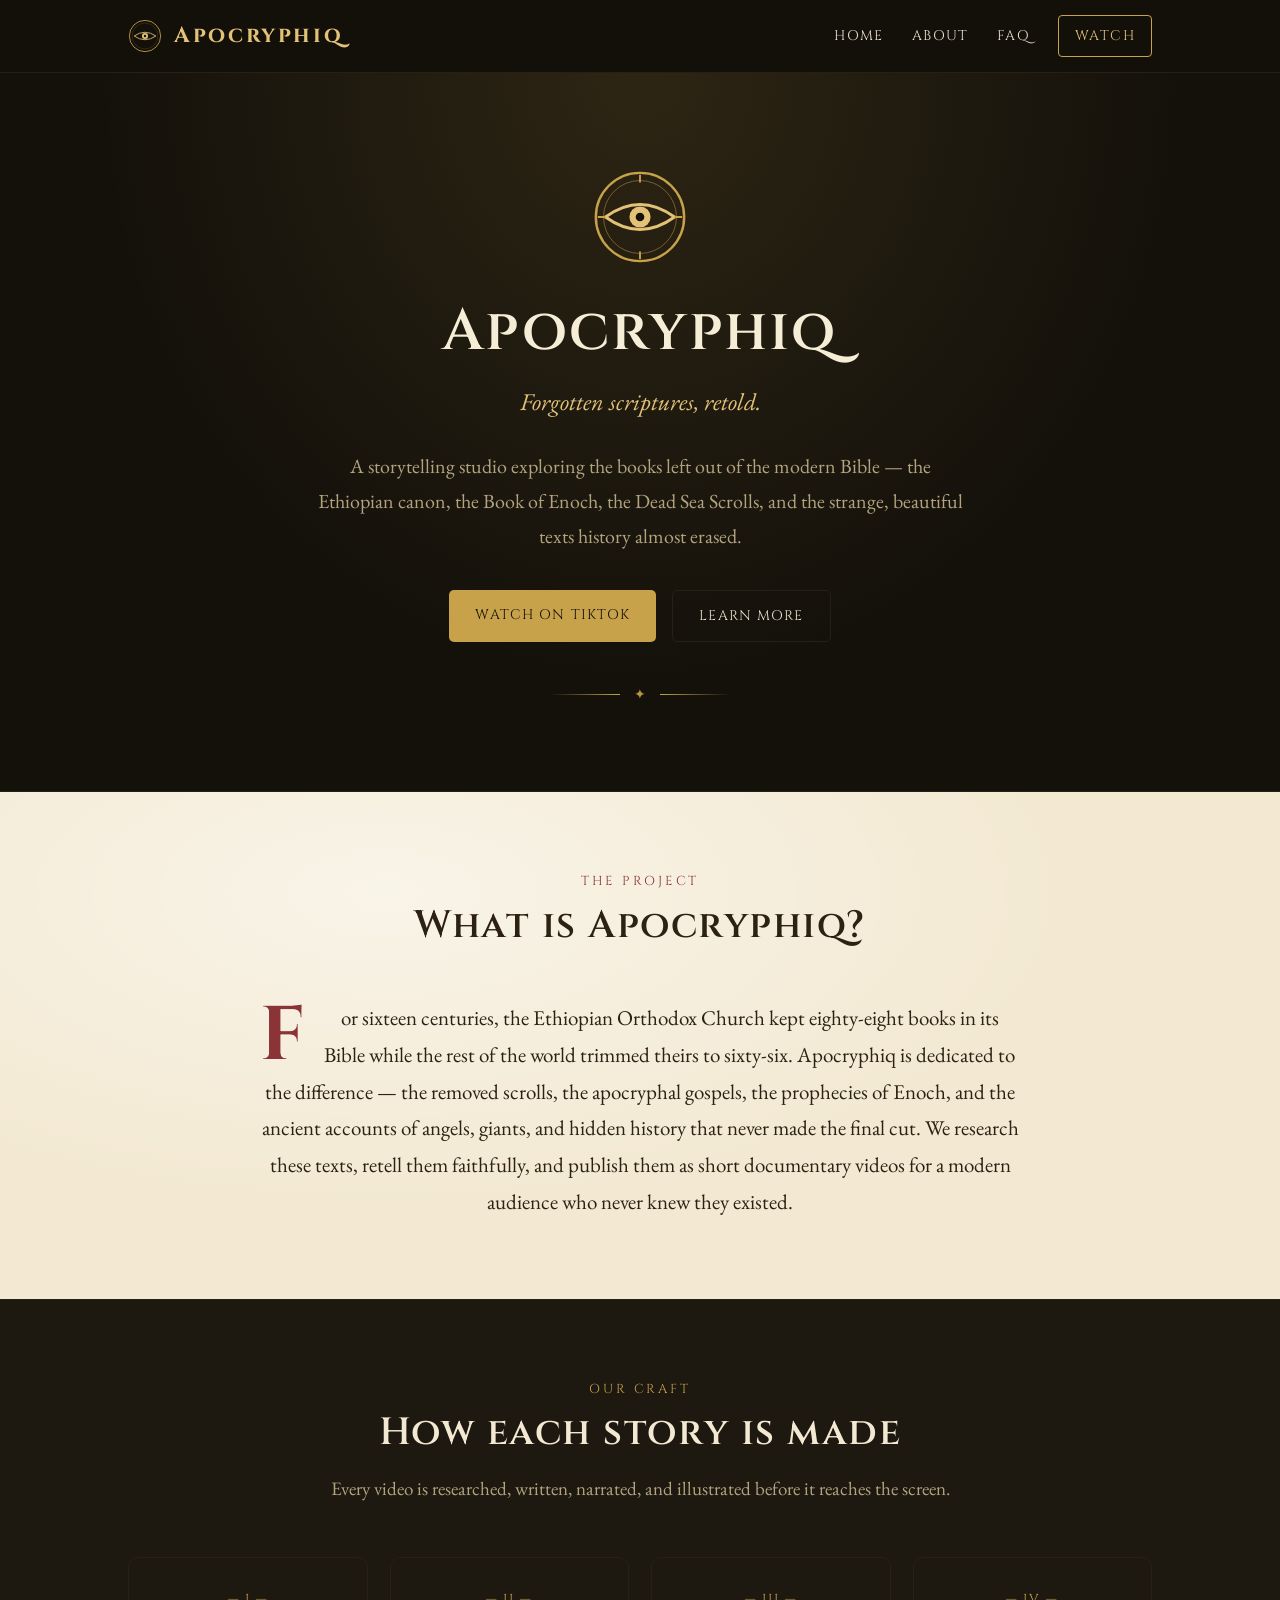
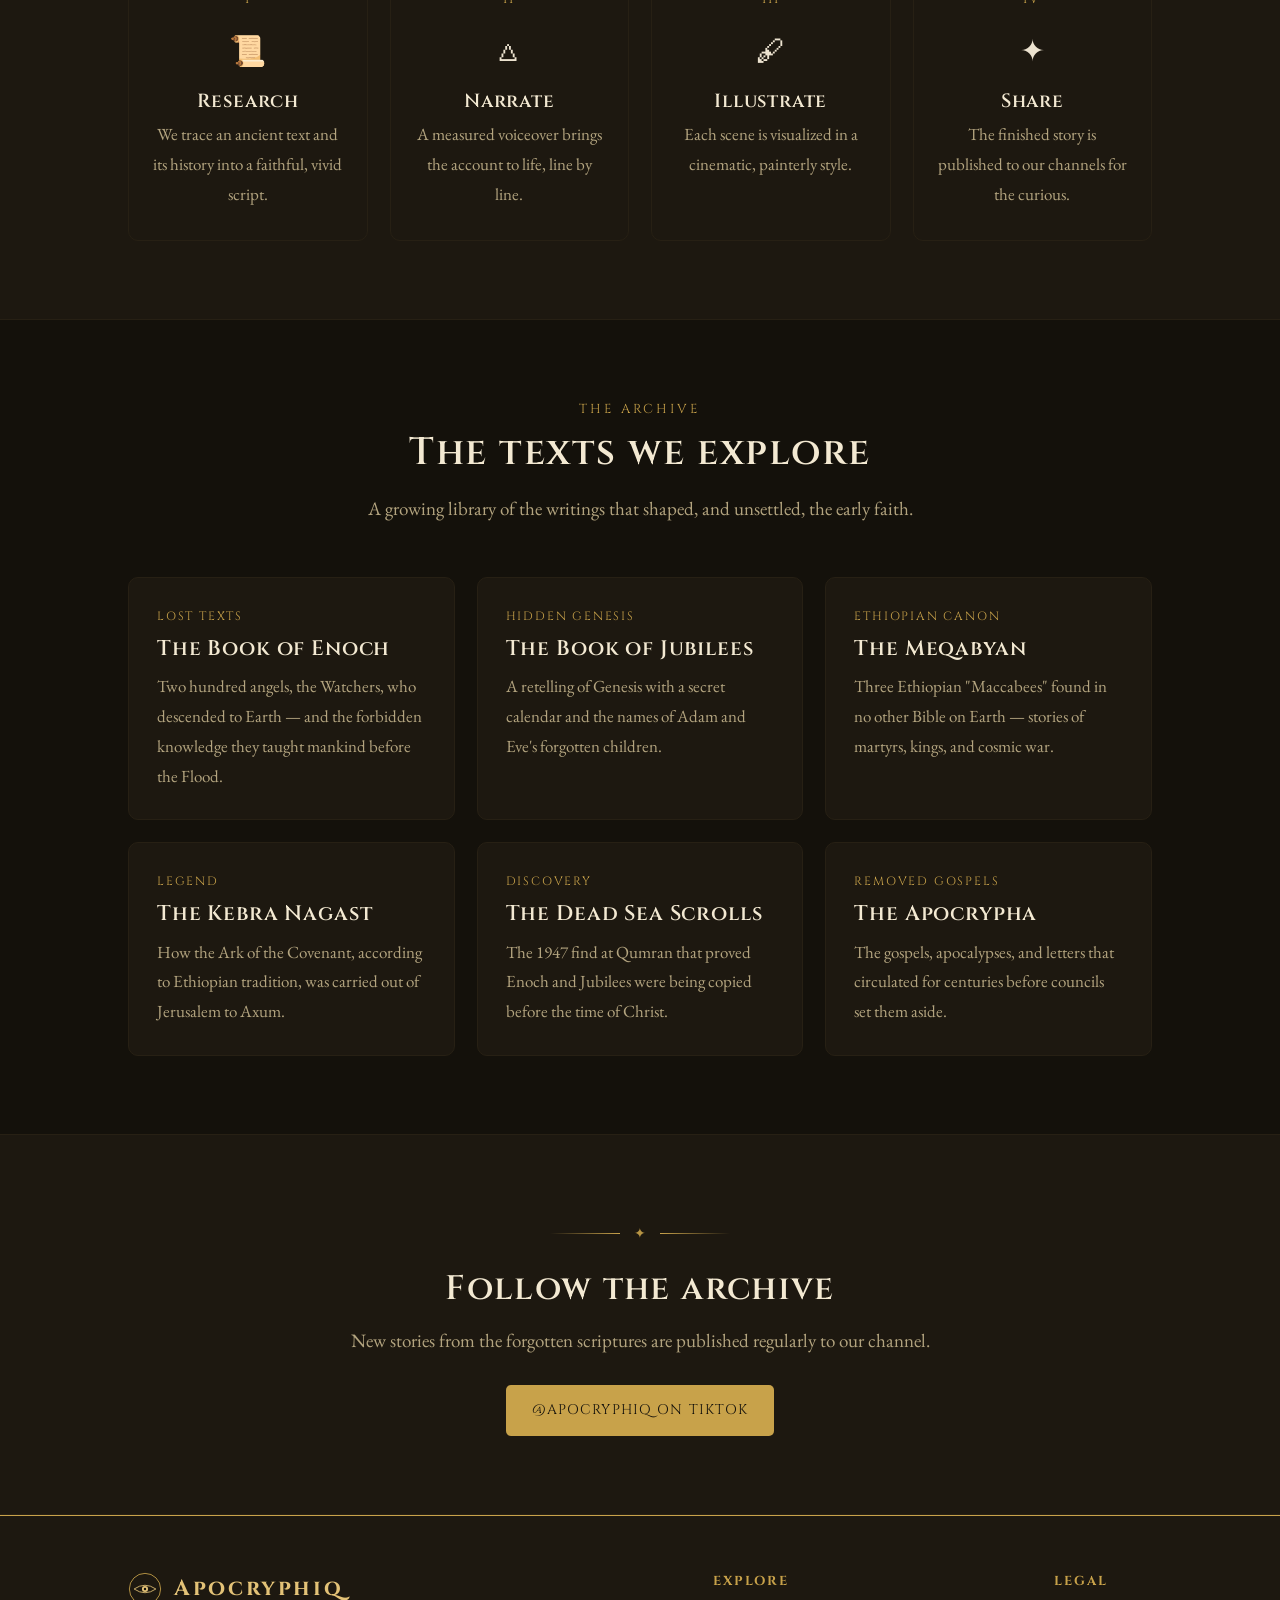
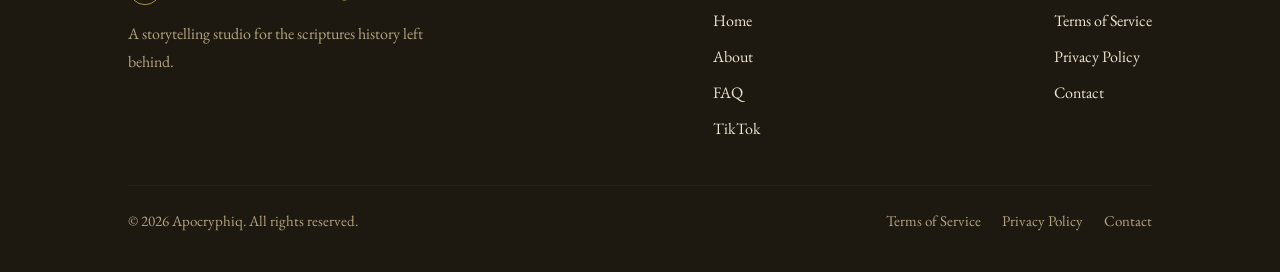
<file: index.html>
<!DOCTYPE html>
<html lang="en">
<head>
<meta charset="UTF-8">
<meta name="viewport" content="width=device-width, initial-scale=1.0">
<title>Apocryphiq — Forgotten Scriptures, Retold</title>
<meta name="description" content="Apocryphiq researches, narrates, and shares short documentary videos about the Ethiopian Bible, the Book of Enoch, the Dead Sea Scrolls, and other ancient texts left out of the modern canon.">
<link rel="preconnect" href="https://fonts.googleapis.com">
<link rel="preconnect" href="https://fonts.gstatic.com" crossorigin>
<link href="https://fonts.googleapis.com/css2?family=Cinzel:wght@500;600;700&family=EB+Garamond:ital,wght@0,400;0,500;1,400&display=swap" rel="stylesheet">
<link rel="stylesheet" href="styles.css">
</head>
<body>

<!-- ── Top navigation ─────────────────────────────────── -->
<header class="topbar">
  <div class="wrap">
    <a class="brand" href="index.html">
      <svg class="mark" viewBox="0 0 100 100" fill="none" xmlns="http://www.w3.org/2000/svg" aria-hidden="true">
        <circle cx="50" cy="50" r="46" stroke="#c8a24a" stroke-width="2.5"/>
        <circle cx="50" cy="50" r="38" stroke="#c8a24a" stroke-width="1" opacity="0.5"/>
        <path d="M18 50 Q50 28 82 50 Q50 72 18 50 Z" stroke="#e3c277" stroke-width="2.5" fill="none"/>
        <circle cx="50" cy="50" r="9" fill="#e3c277"/>
        <circle cx="50" cy="50" r="3.5" fill="#14110b"/>
      </svg>
      Apocryphiq
    </a>
    <nav class="nav">
      <a href="index.html">Home</a>
      <a href="about.html">About</a>
      <a href="faq.html">FAQ</a>
      <a class="cta" href="https://www.tiktok.com/@apocryphiq" target="_blank" rel="noopener">Watch</a>
    </nav>
  </div>
</header>

<!-- ── Hero ───────────────────────────────────────────── -->
<section class="hero">
  <div class="wrap">
    <svg class="emblem" viewBox="0 0 100 100" fill="none" xmlns="http://www.w3.org/2000/svg" aria-hidden="true">
      <circle cx="50" cy="50" r="46" stroke="#c8a24a" stroke-width="2.5"/>
      <circle cx="50" cy="50" r="38" stroke="#c8a24a" stroke-width="1" opacity="0.5"/>
      <path d="M14 50 Q50 24 86 50 Q50 76 14 50 Z" stroke="#e3c277" stroke-width="3" fill="none"/>
      <circle cx="50" cy="50" r="11" fill="#e3c277"/>
      <circle cx="50" cy="50" r="4.5" fill="#14110b"/>
      <path d="M50 6 L50 14 M50 86 L50 94 M6 50 L14 50 M86 50 L94 50" stroke="#c8a24a" stroke-width="2"/>
    </svg>
    <h1>Apocryphiq</h1>
    <div class="sub">Forgotten scriptures, retold.</div>
    <p class="lede">A storytelling studio exploring the books left out of the modern Bible — the Ethiopian
      canon, the Book of Enoch, the Dead Sea Scrolls, and the strange, beautiful texts history almost erased.</p>
    <div class="actions">
      <a class="btn btn-gold" href="https://www.tiktok.com/@apocryphiq" target="_blank" rel="noopener">Watch on TikTok</a>
      <a class="btn btn-ghost" href="about.html">Learn more</a>
    </div>
    <div class="rule" style="margin-top:40px"><span class="glyph">✦</span></div>
  </div>
</section>

<!-- ── What is Apocryphiq (parchment band) ────────────── -->
<section class="parchment-band">
  <div class="wrap">
    <div class="section-head">
      <span class="kicker">The Project</span>
      <h2>What is Apocryphiq?</h2>
    </div>
    <p class="lead-para">
      <span class="dropcap">F</span>or sixteen centuries, the Ethiopian Orthodox Church kept eighty-eight
      books in its Bible while the rest of the world trimmed theirs to sixty-six. Apocryphiq is dedicated
      to the difference — the removed scrolls, the apocryphal gospels, the prophecies of Enoch, and the
      ancient accounts of angels, giants, and hidden history that never made the final cut. We research
      these texts, retell them faithfully, and publish them as short documentary videos for a modern
      audience who never knew they existed.
    </p>
  </div>
</section>

<!-- ── How it works ───────────────────────────────────── -->
<section class="alt">
  <div class="wrap">
    <div class="section-head">
      <span class="kicker">Our Craft</span>
      <h2>How each story is made</h2>
      <p>Every video is researched, written, narrated, and illustrated before it reaches the screen.</p>
    </div>
    <div class="steps">
      <div class="step">
        <div class="num">— I —</div>
        <div class="icon">📜</div>
        <h3>Research</h3>
        <p>We trace an ancient text and its history into a faithful, vivid script.</p>
      </div>
      <div class="step">
        <div class="num">— II —</div>
        <div class="icon">🜂</div>
        <h3>Narrate</h3>
        <p>A measured voiceover brings the account to life, line by line.</p>
      </div>
      <div class="step">
        <div class="num">— III —</div>
        <div class="icon">🖋</div>
        <h3>Illustrate</h3>
        <p>Each scene is visualized in a cinematic, painterly style.</p>
      </div>
      <div class="step">
        <div class="num">— IV —</div>
        <div class="icon">✦</div>
        <h3>Share</h3>
        <p>The finished story is published to our channels for the curious.</p>
      </div>
    </div>
  </div>
</section>

<!-- ── The texts we explore ───────────────────────────── -->
<section>
  <div class="wrap">
    <div class="section-head">
      <span class="kicker">The Archive</span>
      <h2>The texts we explore</h2>
      <p>A growing library of the writings that shaped, and unsettled, the early faith.</p>
    </div>
    <div class="cards">
      <div class="card">
        <div class="tag">Lost Texts</div>
        <h3>The Book of Enoch</h3>
        <p>Two hundred angels, the Watchers, who descended to Earth — and the forbidden knowledge they taught mankind before the Flood.</p>
      </div>
      <div class="card">
        <div class="tag">Hidden Genesis</div>
        <h3>The Book of Jubilees</h3>
        <p>A retelling of Genesis with a secret calendar and the names of Adam and Eve's forgotten children.</p>
      </div>
      <div class="card">
        <div class="tag">Ethiopian Canon</div>
        <h3>The Meqabyan</h3>
        <p>Three Ethiopian "Maccabees" found in no other Bible on Earth — stories of martyrs, kings, and cosmic war.</p>
      </div>
      <div class="card">
        <div class="tag">Legend</div>
        <h3>The Kebra Nagast</h3>
        <p>How the Ark of the Covenant, according to Ethiopian tradition, was carried out of Jerusalem to Axum.</p>
      </div>
      <div class="card">
        <div class="tag">Discovery</div>
        <h3>The Dead Sea Scrolls</h3>
        <p>The 1947 find at Qumran that proved Enoch and Jubilees were being copied before the time of Christ.</p>
      </div>
      <div class="card">
        <div class="tag">Removed Gospels</div>
        <h3>The Apocrypha</h3>
        <p>The gospels, apocalypses, and letters that circulated for centuries before councils set them aside.</p>
      </div>
    </div>
  </div>
</section>

<!-- ── Where to find us ───────────────────────────────── -->
<section class="alt">
  <div class="wrap" style="text-align:center; max-width:680px;">
    <div class="rule"><span class="glyph">✦</span></div>
    <h2 style="font-size:34px; color:#f3e9d2; margin:24px 0 14px;">Follow the archive</h2>
    <p style="color:var(--cream-dim); margin-bottom:28px;">New stories from the forgotten scriptures are published regularly to our channel.</p>
    <a class="btn btn-gold" href="https://www.tiktok.com/@apocryphiq" target="_blank" rel="noopener">@apocryphiq on TikTok</a>
  </div>
</section>

<!-- ── Footer (Terms & Privacy always visible) ────────── -->
<footer class="site-footer">
  <div class="wrap">
    <div class="footer-grid">
      <div class="footer-brand">
        <a class="brand" href="index.html">
          <svg class="mark" viewBox="0 0 100 100" fill="none" xmlns="http://www.w3.org/2000/svg" aria-hidden="true">
            <circle cx="50" cy="50" r="46" stroke="#c8a24a" stroke-width="2.5"/>
            <path d="M18 50 Q50 28 82 50 Q50 72 18 50 Z" stroke="#e3c277" stroke-width="2.5" fill="none"/>
            <circle cx="50" cy="50" r="9" fill="#e3c277"/><circle cx="50" cy="50" r="3.5" fill="#14110b"/>
          </svg>
          Apocryphiq
        </a>
        <p>A storytelling studio for the scriptures history left behind.</p>
      </div>
      <div class="footer-col">
        <h4>Explore</h4>
        <a href="index.html">Home</a>
        <a href="about.html">About</a>
        <a href="faq.html">FAQ</a>
        <a href="https://www.tiktok.com/@apocryphiq" target="_blank" rel="noopener">TikTok</a>
      </div>
      <div class="footer-col">
        <h4>Legal</h4>
        <a href="terms.html">Terms of Service</a>
        <a href="privacy.html">Privacy Policy</a>
        <a href="mailto:nathanadamwilson@gmail.com">Contact</a>
      </div>
    </div>
    <div class="footer-legal">
      <span>© 2026 Apocryphiq. All rights reserved.</span>
      <span class="links">
        <a href="terms.html">Terms of Service</a>
        <a href="privacy.html">Privacy Policy</a>
        <a href="mailto:nathanadamwilson@gmail.com">Contact</a>
      </span>
    </div>
  </div>
</footer>

</body>
</html>
</file>
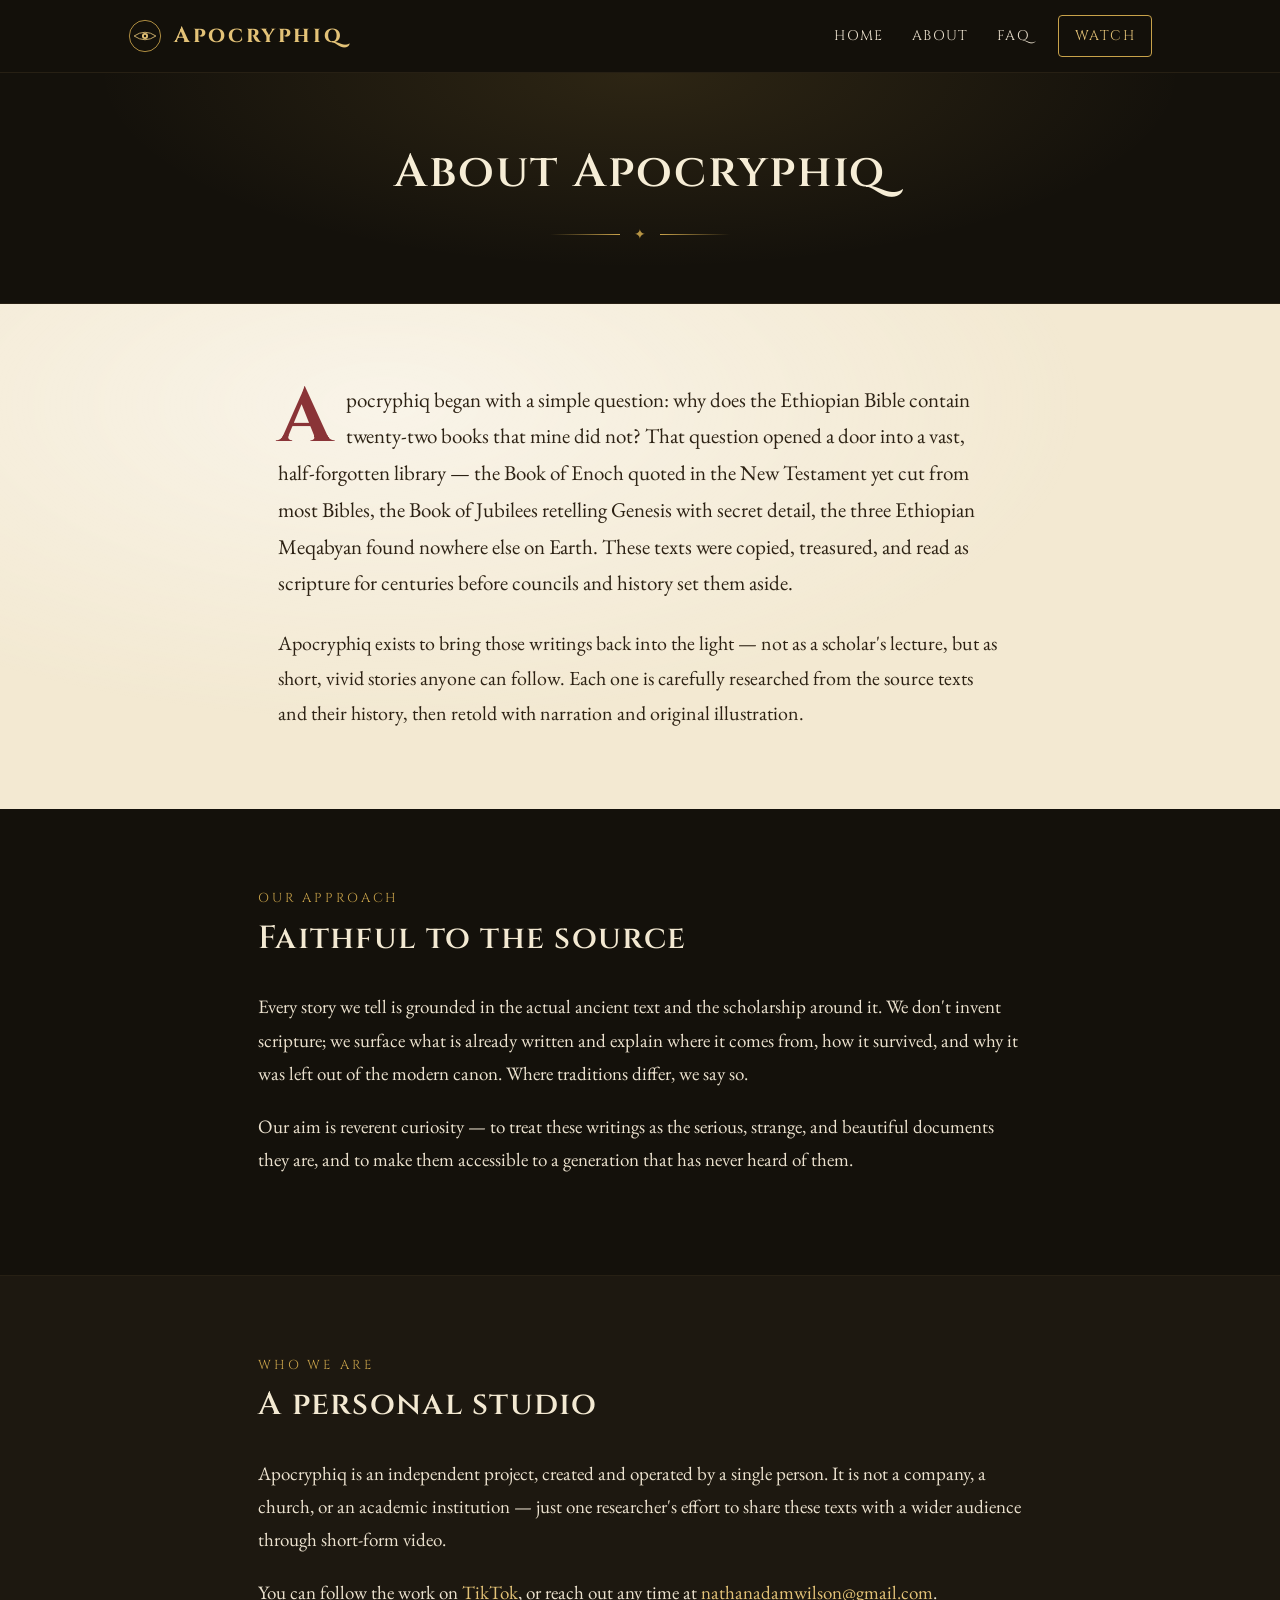
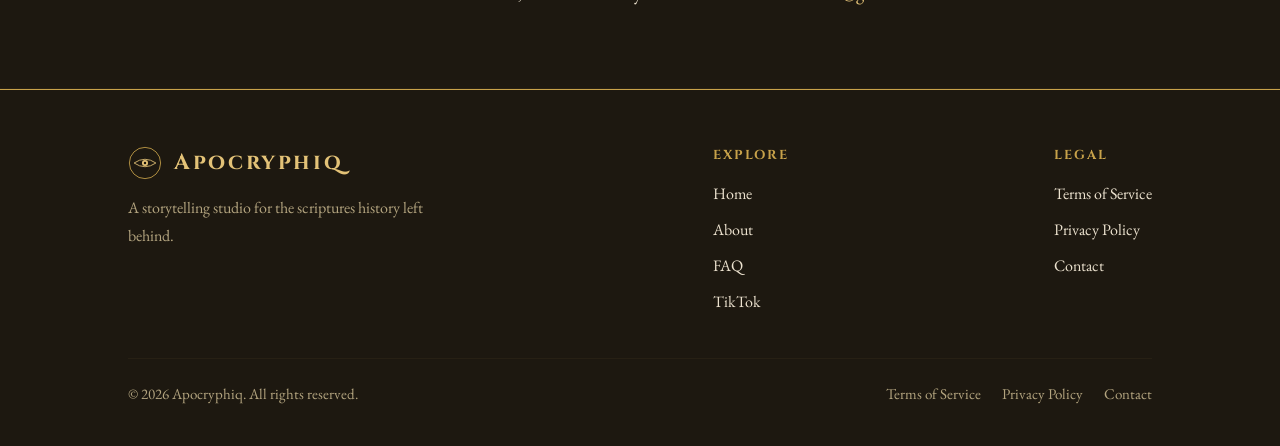
<file: about.html>
<!DOCTYPE html>
<html lang="en">
<head>
<meta charset="UTF-8">
<meta name="viewport" content="width=device-width, initial-scale=1.0">
<title>About — Apocryphiq</title>
<meta name="description" content="About Apocryphiq — a personal storytelling studio researching and retelling the ancient texts left out of the modern Bible.">
<link rel="preconnect" href="https://fonts.googleapis.com">
<link rel="preconnect" href="https://fonts.gstatic.com" crossorigin>
<link href="https://fonts.googleapis.com/css2?family=Cinzel:wght@500;600;700&family=EB+Garamond:ital,wght@0,400;0,500;1,400&display=swap" rel="stylesheet">
<link rel="stylesheet" href="styles.css">
</head>
<body>

<header class="topbar">
  <div class="wrap">
    <a class="brand" href="index.html">
      <svg class="mark" viewBox="0 0 100 100" fill="none" xmlns="http://www.w3.org/2000/svg" aria-hidden="true">
        <circle cx="50" cy="50" r="46" stroke="#c8a24a" stroke-width="2.5"/>
        <path d="M18 50 Q50 28 82 50 Q50 72 18 50 Z" stroke="#e3c277" stroke-width="2.5" fill="none"/>
        <circle cx="50" cy="50" r="9" fill="#e3c277"/><circle cx="50" cy="50" r="3.5" fill="#14110b"/>
      </svg>
      Apocryphiq
    </a>
    <nav class="nav">
      <a href="index.html">Home</a>
      <a href="about.html">About</a>
      <a href="faq.html">FAQ</a>
      <a class="cta" href="https://www.tiktok.com/@apocryphiq" target="_blank" rel="noopener">Watch</a>
    </nav>
  </div>
</header>

<section class="hero" style="padding:72px 0 56px;">
  <div class="wrap">
    <h1 style="font-size:46px;">About Apocryphiq</h1>
    <div class="rule" style="margin-top:22px"><span class="glyph">✦</span></div>
  </div>
</section>

<section class="parchment-band">
  <div class="wrap" style="max-width:780px;">
    <p class="lead-para" style="text-align:left;">
      <span class="dropcap">A</span>pocryphiq began with a simple question: why does the Ethiopian Bible
      contain twenty-two books that mine did not? That question opened a door into a vast, half-forgotten
      library — the Book of Enoch quoted in the New Testament yet cut from most Bibles, the Book of
      Jubilees retelling Genesis with secret detail, the three Ethiopian Meqabyan found nowhere else on
      Earth. These texts were copied, treasured, and read as scripture for centuries before councils and
      history set them aside.
    </p>
    <p style="max-width:780px; margin:24px 0 0; font-size:20px; color:var(--ink-text);">
      Apocryphiq exists to bring those writings back into the light — not as a scholar's lecture, but as
      short, vivid stories anyone can follow. Each one is carefully researched from the source texts and
      their history, then retold with narration and original illustration.
    </p>
  </div>
</section>

<section>
  <div class="wrap" style="max-width:820px;">
    <div class="section-head" style="text-align:left; margin-bottom:32px;">
      <span class="kicker">Our Approach</span>
      <h2 style="font-size:32px;">Faithful to the source</h2>
    </div>
    <p style="color:var(--cream); margin-bottom:20px;">
      Every story we tell is grounded in the actual ancient text and the scholarship around it. We don't
      invent scripture; we surface what is already written and explain where it comes from, how it
      survived, and why it was left out of the modern canon. Where traditions differ, we say so.
    </p>
    <p style="color:var(--cream); margin-bottom:20px;">
      Our aim is reverent curiosity — to treat these writings as the serious, strange, and beautiful
      documents they are, and to make them accessible to a generation that has never heard of them.
    </p>
  </div>
</section>

<section class="alt">
  <div class="wrap" style="max-width:820px;">
    <div class="section-head" style="text-align:left; margin-bottom:32px;">
      <span class="kicker">Who We Are</span>
      <h2 style="font-size:32px;">A personal studio</h2>
    </div>
    <p style="color:var(--cream); margin-bottom:20px;">
      Apocryphiq is an independent project, created and operated by a single person. It is not a company,
      a church, or an academic institution — just one researcher's effort to share these texts with a
      wider audience through short-form video.
    </p>
    <p style="color:var(--cream);">
      You can follow the work on <a href="https://www.tiktok.com/@apocryphiq" target="_blank" rel="noopener">TikTok</a>,
      or reach out any time at <a href="mailto:nathanadamwilson@gmail.com">nathanadamwilson@gmail.com</a>.
    </p>
  </div>
</section>

<footer class="site-footer">
  <div class="wrap">
    <div class="footer-grid">
      <div class="footer-brand">
        <a class="brand" href="index.html">
          <svg class="mark" viewBox="0 0 100 100" fill="none" xmlns="http://www.w3.org/2000/svg" aria-hidden="true">
            <circle cx="50" cy="50" r="46" stroke="#c8a24a" stroke-width="2.5"/>
            <path d="M18 50 Q50 28 82 50 Q50 72 18 50 Z" stroke="#e3c277" stroke-width="2.5" fill="none"/>
            <circle cx="50" cy="50" r="9" fill="#e3c277"/><circle cx="50" cy="50" r="3.5" fill="#14110b"/>
          </svg>
          Apocryphiq
        </a>
        <p>A storytelling studio for the scriptures history left behind.</p>
      </div>
      <div class="footer-col">
        <h4>Explore</h4>
        <a href="index.html">Home</a>
        <a href="about.html">About</a>
        <a href="faq.html">FAQ</a>
        <a href="https://www.tiktok.com/@apocryphiq" target="_blank" rel="noopener">TikTok</a>
      </div>
      <div class="footer-col">
        <h4>Legal</h4>
        <a href="terms.html">Terms of Service</a>
        <a href="privacy.html">Privacy Policy</a>
        <a href="mailto:nathanadamwilson@gmail.com">Contact</a>
      </div>
    </div>
    <div class="footer-legal">
      <span>© 2026 Apocryphiq. All rights reserved.</span>
      <span class="links">
        <a href="terms.html">Terms of Service</a>
        <a href="privacy.html">Privacy Policy</a>
        <a href="mailto:nathanadamwilson@gmail.com">Contact</a>
      </span>
    </div>
  </div>
</footer>

</body>
</html>
</file>
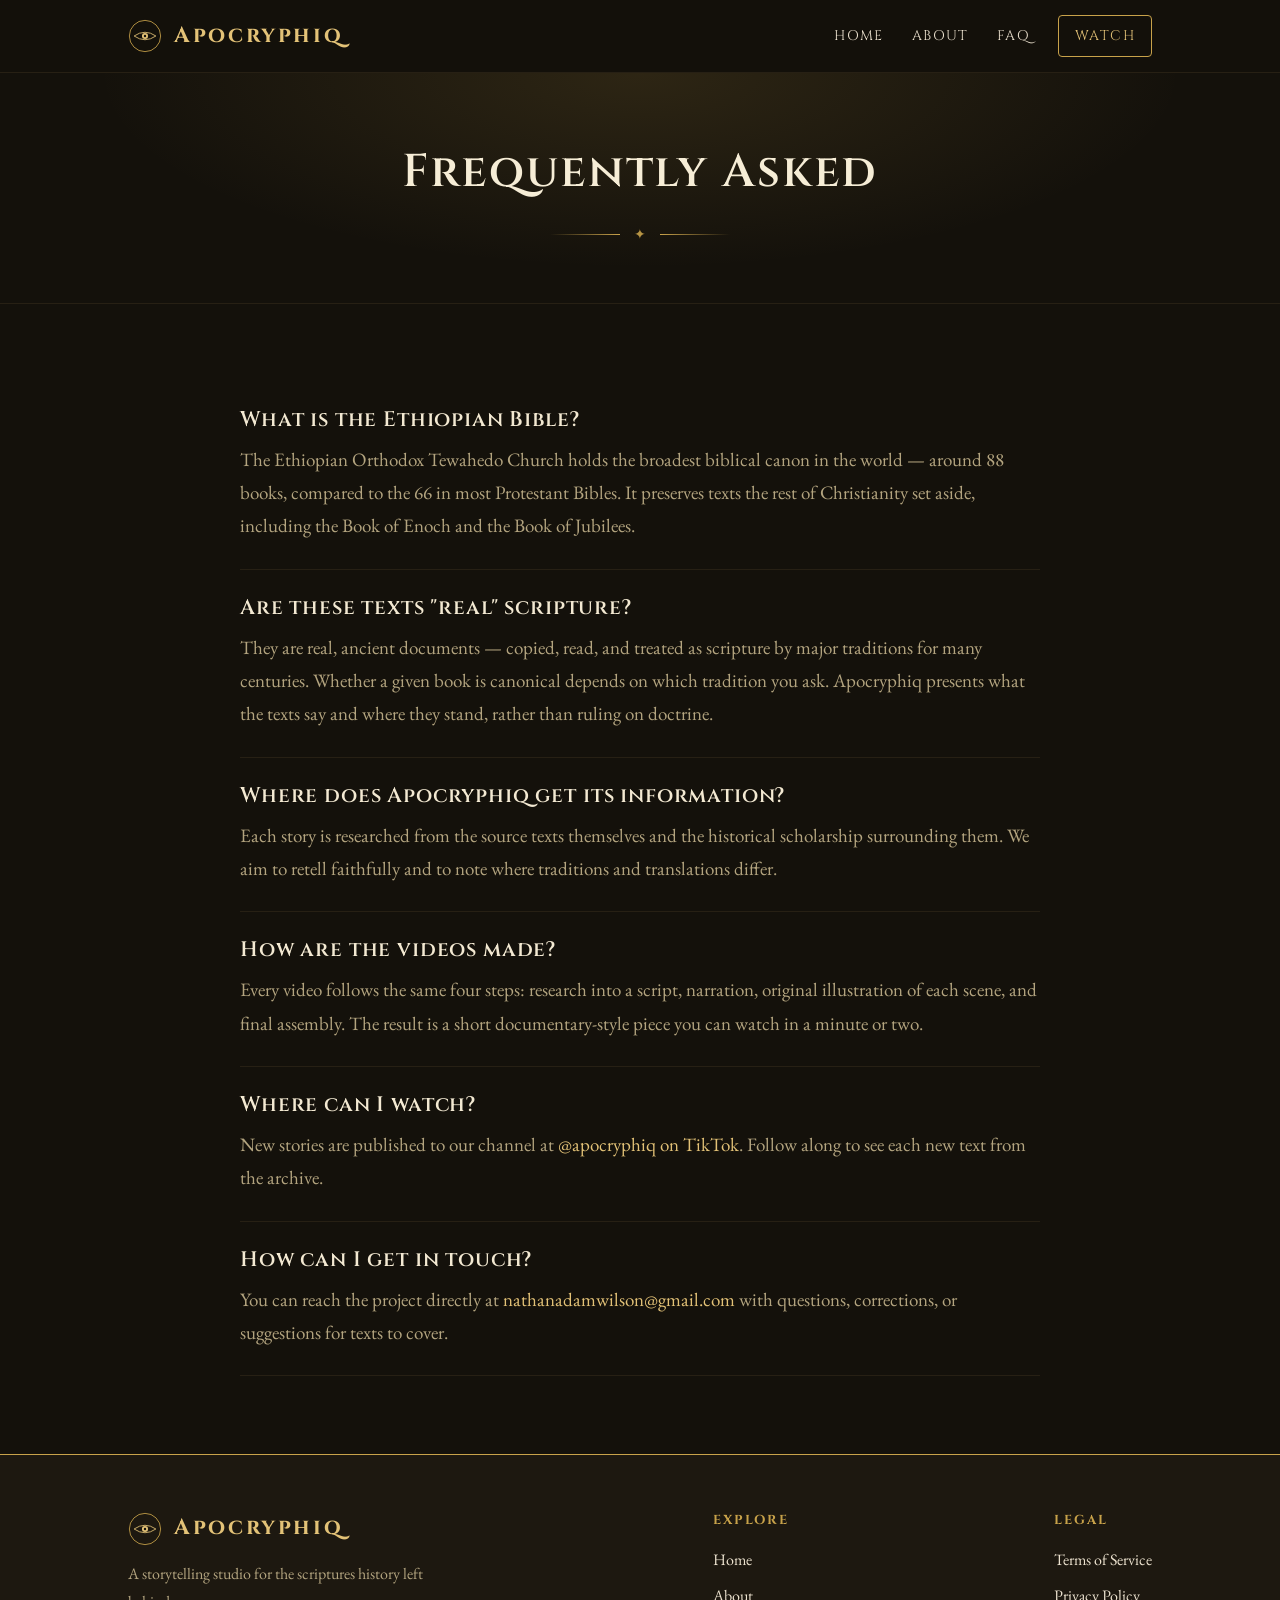
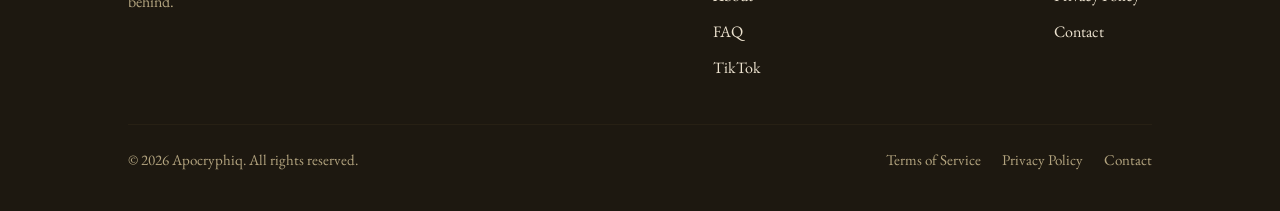
<file: faq.html>
<!DOCTYPE html>
<html lang="en">
<head>
<meta charset="UTF-8">
<meta name="viewport" content="width=device-width, initial-scale=1.0">
<title>FAQ — Apocryphiq</title>
<meta name="description" content="Frequently asked questions about Apocryphiq — the ancient texts we cover, how our stories are made, and how to follow along.">
<link rel="preconnect" href="https://fonts.googleapis.com">
<link rel="preconnect" href="https://fonts.gstatic.com" crossorigin>
<link href="https://fonts.googleapis.com/css2?family=Cinzel:wght@500;600;700&family=EB+Garamond:ital,wght@0,400;0,500;1,400&display=swap" rel="stylesheet">
<link rel="stylesheet" href="styles.css">
</head>
<body>

<header class="topbar">
  <div class="wrap">
    <a class="brand" href="index.html">
      <svg class="mark" viewBox="0 0 100 100" fill="none" xmlns="http://www.w3.org/2000/svg" aria-hidden="true">
        <circle cx="50" cy="50" r="46" stroke="#c8a24a" stroke-width="2.5"/>
        <path d="M18 50 Q50 28 82 50 Q50 72 18 50 Z" stroke="#e3c277" stroke-width="2.5" fill="none"/>
        <circle cx="50" cy="50" r="9" fill="#e3c277"/><circle cx="50" cy="50" r="3.5" fill="#14110b"/>
      </svg>
      Apocryphiq
    </a>
    <nav class="nav">
      <a href="index.html">Home</a>
      <a href="about.html">About</a>
      <a href="faq.html">FAQ</a>
      <a class="cta" href="https://www.tiktok.com/@apocryphiq" target="_blank" rel="noopener">Watch</a>
    </nav>
  </div>
</header>

<section class="hero" style="padding:72px 0 56px;">
  <div class="wrap">
    <h1 style="font-size:46px;">Frequently Asked</h1>
    <div class="rule" style="margin-top:22px"><span class="glyph">✦</span></div>
  </div>
</section>

<section>
  <div class="wrap">
    <div class="faq-list">
      <div class="faq-item">
        <h3>What is the Ethiopian Bible?</h3>
        <p>The Ethiopian Orthodox Tewahedo Church holds the broadest biblical canon in the world — around
          88 books, compared to the 66 in most Protestant Bibles. It preserves texts the rest of
          Christianity set aside, including the Book of Enoch and the Book of Jubilees.</p>
      </div>
      <div class="faq-item">
        <h3>Are these texts "real" scripture?</h3>
        <p>They are real, ancient documents — copied, read, and treated as scripture by major traditions
          for many centuries. Whether a given book is canonical depends on which tradition you ask.
          Apocryphiq presents what the texts say and where they stand, rather than ruling on doctrine.</p>
      </div>
      <div class="faq-item">
        <h3>Where does Apocryphiq get its information?</h3>
        <p>Each story is researched from the source texts themselves and the historical scholarship
          surrounding them. We aim to retell faithfully and to note where traditions and translations
          differ.</p>
      </div>
      <div class="faq-item">
        <h3>How are the videos made?</h3>
        <p>Every video follows the same four steps: research into a script, narration, original
          illustration of each scene, and final assembly. The result is a short documentary-style piece
          you can watch in a minute or two.</p>
      </div>
      <div class="faq-item">
        <h3>Where can I watch?</h3>
        <p>New stories are published to our channel at
          <a href="https://www.tiktok.com/@apocryphiq" target="_blank" rel="noopener">@apocryphiq on TikTok</a>.
          Follow along to see each new text from the archive.</p>
      </div>
      <div class="faq-item">
        <h3>How can I get in touch?</h3>
        <p>You can reach the project directly at
          <a href="mailto:nathanadamwilson@gmail.com">nathanadamwilson@gmail.com</a> with questions,
          corrections, or suggestions for texts to cover.</p>
      </div>
    </div>
  </div>
</section>

<footer class="site-footer">
  <div class="wrap">
    <div class="footer-grid">
      <div class="footer-brand">
        <a class="brand" href="index.html">
          <svg class="mark" viewBox="0 0 100 100" fill="none" xmlns="http://www.w3.org/2000/svg" aria-hidden="true">
            <circle cx="50" cy="50" r="46" stroke="#c8a24a" stroke-width="2.5"/>
            <path d="M18 50 Q50 28 82 50 Q50 72 18 50 Z" stroke="#e3c277" stroke-width="2.5" fill="none"/>
            <circle cx="50" cy="50" r="9" fill="#e3c277"/><circle cx="50" cy="50" r="3.5" fill="#14110b"/>
          </svg>
          Apocryphiq
        </a>
        <p>A storytelling studio for the scriptures history left behind.</p>
      </div>
      <div class="footer-col">
        <h4>Explore</h4>
        <a href="index.html">Home</a>
        <a href="about.html">About</a>
        <a href="faq.html">FAQ</a>
        <a href="https://www.tiktok.com/@apocryphiq" target="_blank" rel="noopener">TikTok</a>
      </div>
      <div class="footer-col">
        <h4>Legal</h4>
        <a href="terms.html">Terms of Service</a>
        <a href="privacy.html">Privacy Policy</a>
        <a href="mailto:nathanadamwilson@gmail.com">Contact</a>
      </div>
    </div>
    <div class="footer-legal">
      <span>© 2026 Apocryphiq. All rights reserved.</span>
      <span class="links">
        <a href="terms.html">Terms of Service</a>
        <a href="privacy.html">Privacy Policy</a>
        <a href="mailto:nathanadamwilson@gmail.com">Contact</a>
      </span>
    </div>
  </div>
</footer>

</body>
</html>
</file>
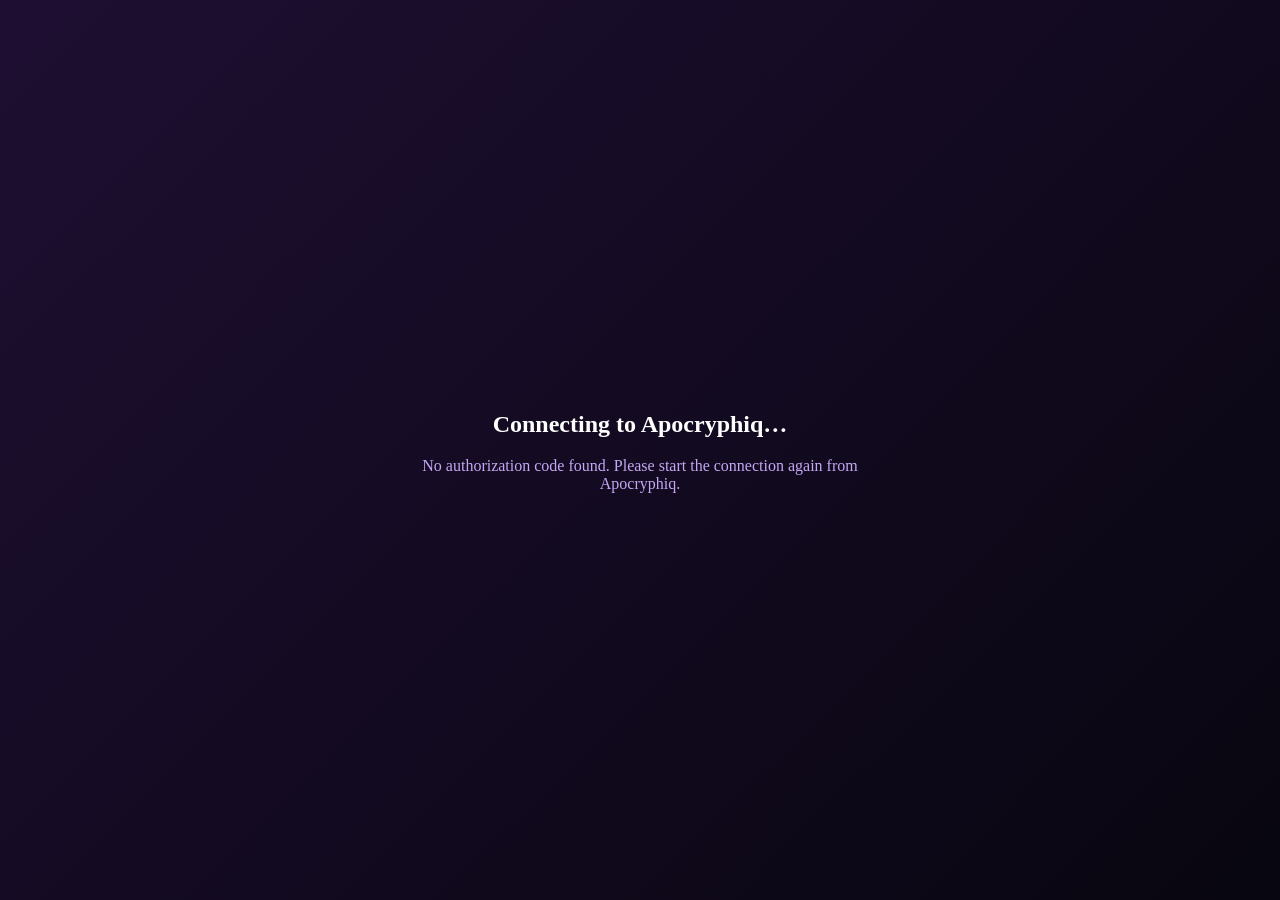
<file: fb-callback.html>
<!DOCTYPE html>
<html lang="en">
<head>
<meta charset="UTF-8">
<meta name="viewport" content="width=device-width, initial-scale=1.0">
<title>Apocryphiq — Connecting…</title>
<style>
  body { font-family: Georgia, serif; background: linear-gradient(135deg,#1e0f32,#080610);
         color: #c4a7f5; display: flex; align-items: center; justify-content: center;
         height: 100vh; margin: 0; text-align: center; }
  .box { max-width: 460px; padding: 0 24px; }
  h2 { color: #fff; }
  a { color: #c4a7f5; }
</style>
</head>
<body>
<div class="box">
  <h2>Connecting to Apocryphiq…</h2>
  <p id="msg">Returning you to the app. You can close this tab once it says connected.</p>
</div>
<script>
  (function () {
    var qs = window.location.search || '';
    var target = 'http://localhost:8211/callback/' + qs;
    if (qs.indexOf('code=') !== -1 || qs.indexOf('error=') !== -1) {
      window.location.replace(target);
    } else {
      document.getElementById('msg').textContent =
        'No authorization code found. Please start the connection again from Apocryphiq.';
    }
  })();
</script>
</body>
</html>
</file>
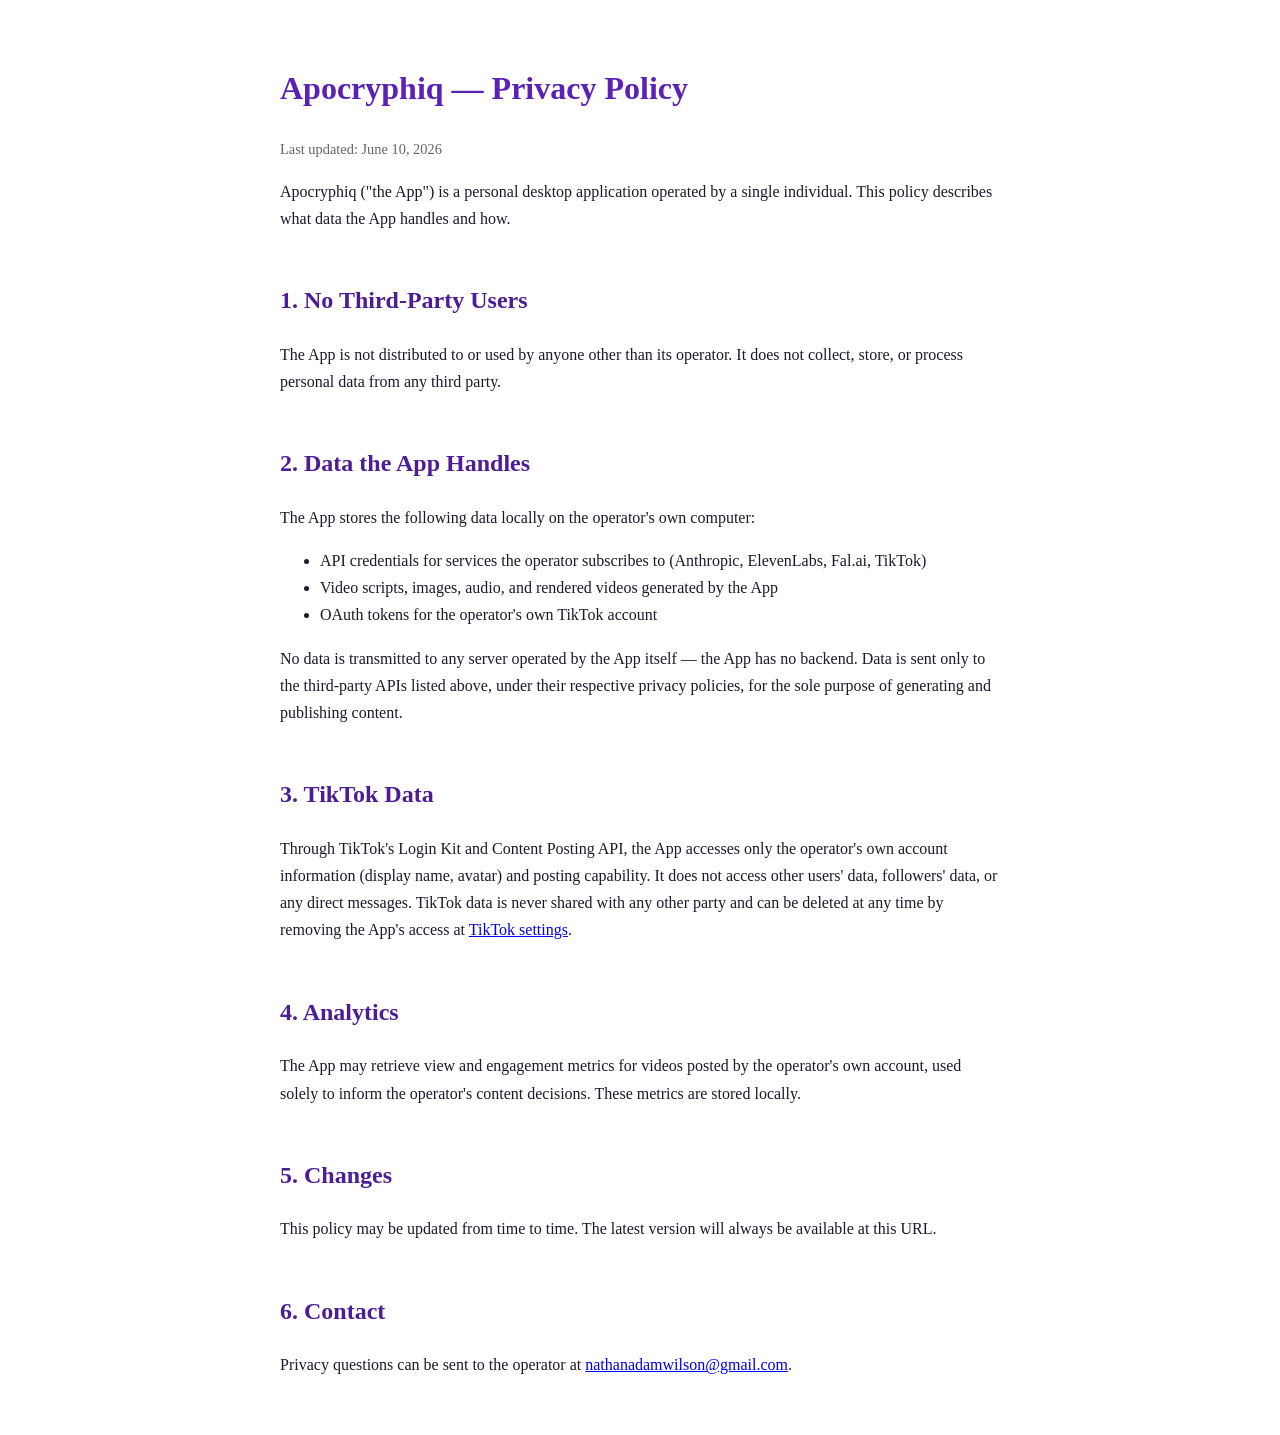
<file: privacy.html>
<!DOCTYPE html>
<html lang="en">
<head>
<meta charset="UTF-8">
<meta name="viewport" content="width=device-width, initial-scale=1.0">
<title>Apocryphiq — Privacy Policy</title>
<style>
  body { font-family: Georgia, serif; max-width: 720px; margin: 0 auto; padding: 40px 24px; color: #1a1a2e; line-height: 1.7; }
  h1 { color: #5b21b6; } h2 { color: #4c1d95; margin-top: 2em; }
  .updated { color: #666; font-size: 0.9em; }
</style>
</head>
<body>
<h1>Apocryphiq — Privacy Policy</h1>
<p class="updated">Last updated: June 10, 2026</p>

<p>Apocryphiq ("the App") is a personal desktop application operated by a single
individual. This policy describes what data the App handles and how.</p>

<h2>1. No Third-Party Users</h2>
<p>The App is not distributed to or used by anyone other than its operator. It does not
collect, store, or process personal data from any third party.</p>

<h2>2. Data the App Handles</h2>
<p>The App stores the following data locally on the operator's own computer:</p>
<ul>
  <li>API credentials for services the operator subscribes to (Anthropic, ElevenLabs, Fal.ai, TikTok)</li>
  <li>Video scripts, images, audio, and rendered videos generated by the App</li>
  <li>OAuth tokens for the operator's own TikTok account</li>
</ul>
<p>No data is transmitted to any server operated by the App itself — the App has no
backend. Data is sent only to the third-party APIs listed above, under their respective
privacy policies, for the sole purpose of generating and publishing content.</p>

<h2>3. TikTok Data</h2>
<p>Through TikTok's Login Kit and Content Posting API, the App accesses only the
operator's own account information (display name, avatar) and posting capability. It does
not access other users' data, followers' data, or any direct messages. TikTok data is
never shared with any other party and can be deleted at any time by removing the App's
access at <a href="https://www.tiktok.com/setting">TikTok settings</a>.</p>

<h2>4. Analytics</h2>
<p>The App may retrieve view and engagement metrics for videos posted by the operator's
own account, used solely to inform the operator's content decisions. These metrics are
stored locally.</p>

<h2>5. Changes</h2>
<p>This policy may be updated from time to time. The latest version will always be
available at this URL.</p>

<h2>6. Contact</h2>
<p>Privacy questions can be sent to the operator at
<a href="mailto:nathanadamwilson@gmail.com">nathanadamwilson@gmail.com</a>.</p>
</body>
</html>
</file>
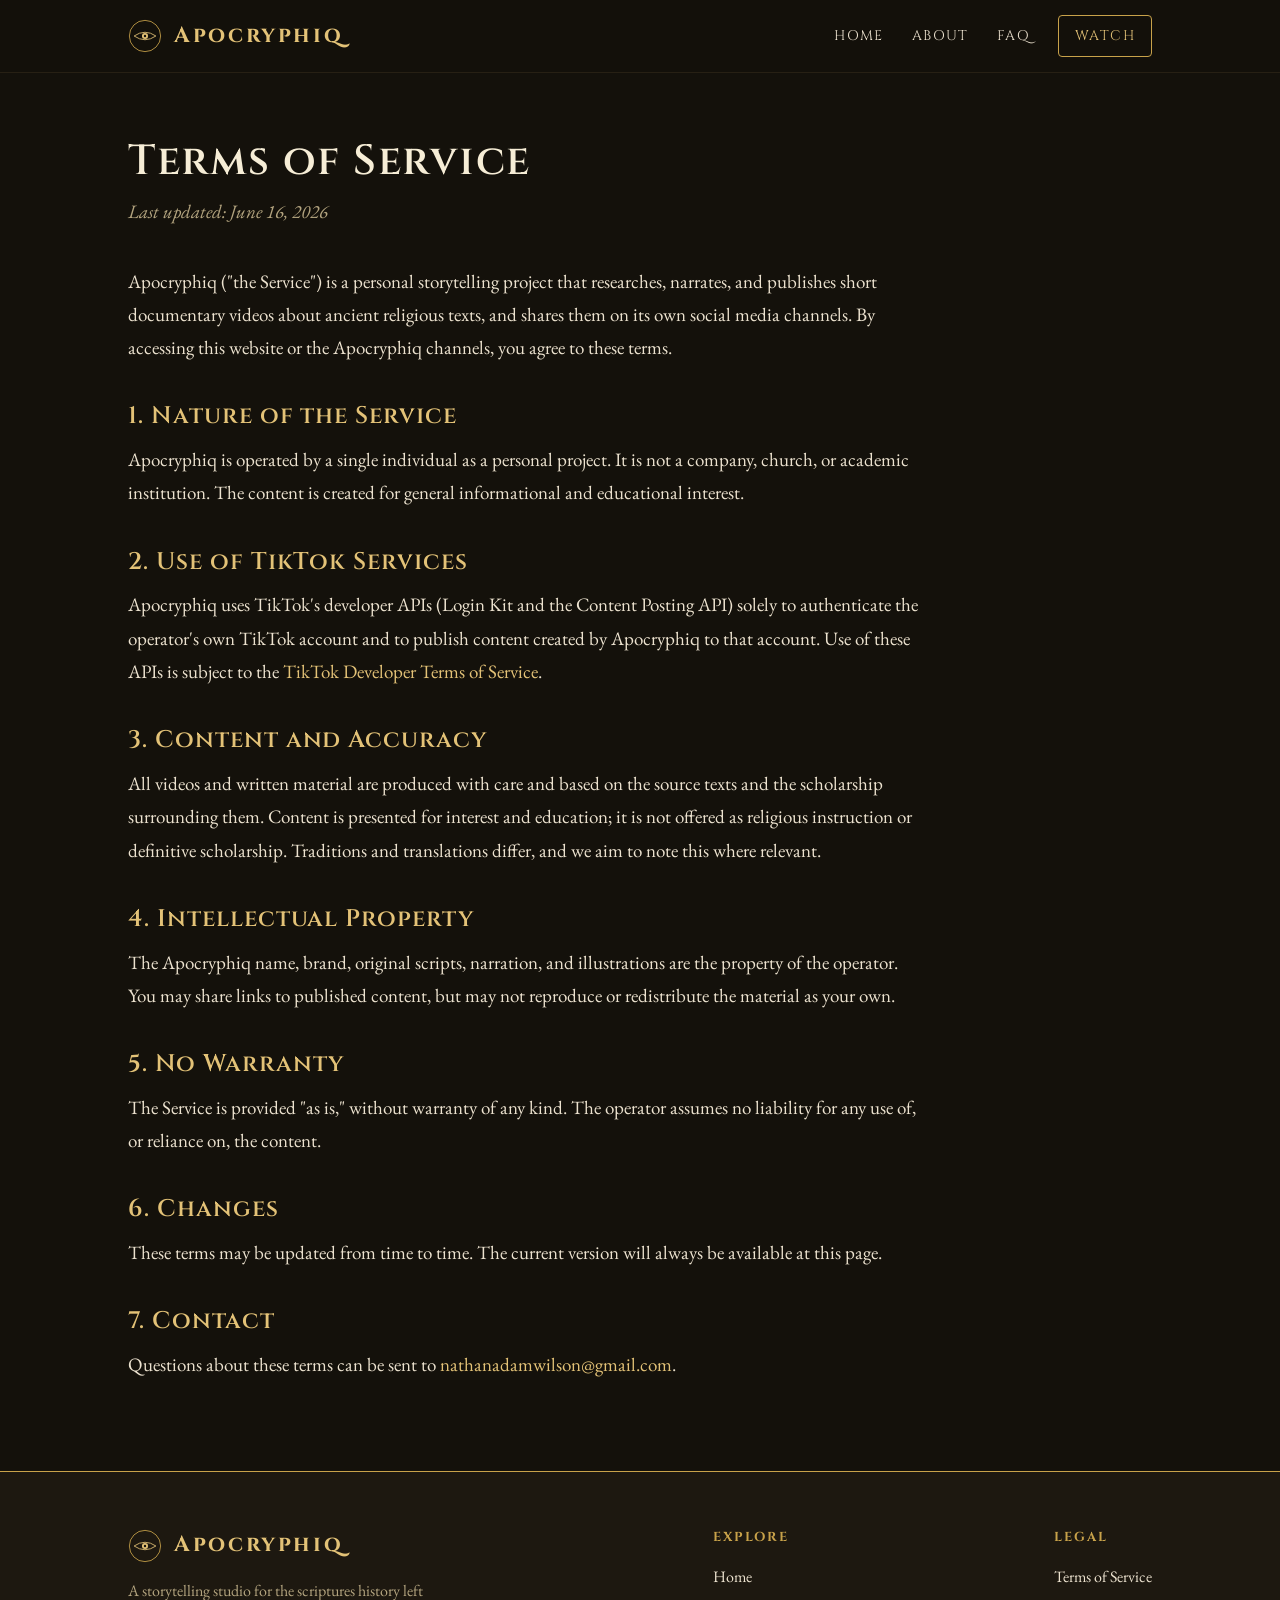
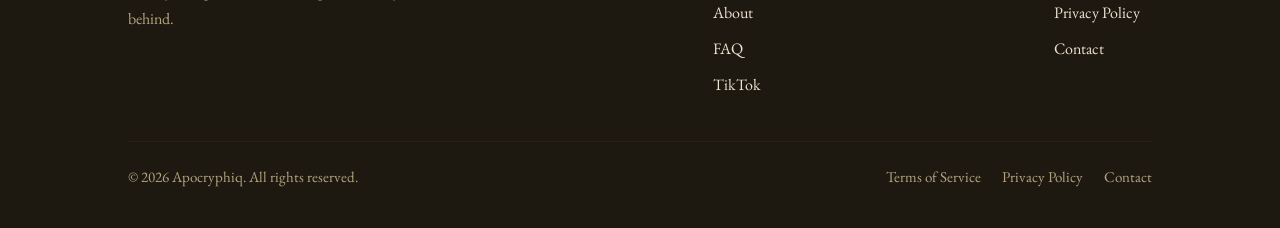
<file: terms.html>
<!DOCTYPE html>
<html lang="en">
<head>
<meta charset="UTF-8">
<meta name="viewport" content="width=device-width, initial-scale=1.0">
<title>Terms of Service — Apocryphiq</title>
<link rel="preconnect" href="https://fonts.googleapis.com">
<link rel="preconnect" href="https://fonts.gstatic.com" crossorigin>
<link href="https://fonts.googleapis.com/css2?family=Cinzel:wght@500;600;700&family=EB+Garamond:ital,wght@0,400;0,500;1,400&display=swap" rel="stylesheet">
<link rel="stylesheet" href="styles.css">
</head>
<body>

<header class="topbar">
  <div class="wrap">
    <a class="brand" href="index.html">
      <svg class="mark" viewBox="0 0 100 100" fill="none" xmlns="http://www.w3.org/2000/svg" aria-hidden="true">
        <circle cx="50" cy="50" r="46" stroke="#c8a24a" stroke-width="2.5"/>
        <path d="M18 50 Q50 28 82 50 Q50 72 18 50 Z" stroke="#e3c277" stroke-width="2.5" fill="none"/>
        <circle cx="50" cy="50" r="9" fill="#e3c277"/><circle cx="50" cy="50" r="3.5" fill="#14110b"/>
      </svg>
      Apocryphiq
    </a>
    <nav class="nav">
      <a href="index.html">Home</a>
      <a href="about.html">About</a>
      <a href="faq.html">FAQ</a>
      <a class="cta" href="https://www.tiktok.com/@apocryphiq" target="_blank" rel="noopener">Watch</a>
    </nav>
  </div>
</header>

<div class="wrap">
  <article class="legal">
    <h1>Terms of Service</h1>
    <p class="updated">Last updated: June 16, 2026</p>

    <p>Apocryphiq ("the Service") is a personal storytelling project that researches, narrates, and
    publishes short documentary videos about ancient religious texts, and shares them on its own social
    media channels. By accessing this website or the Apocryphiq channels, you agree to these terms.</p>

    <h2>1. Nature of the Service</h2>
    <p>Apocryphiq is operated by a single individual as a personal project. It is not a company, church,
    or academic institution. The content is created for general informational and educational interest.</p>

    <h2>2. Use of TikTok Services</h2>
    <p>Apocryphiq uses TikTok's developer APIs (Login Kit and the Content Posting API) solely to
    authenticate the operator's own TikTok account and to publish content created by Apocryphiq to that
    account. Use of these APIs is subject to the
    <a href="https://www.tiktok.com/legal/tik-tok-developer-terms-of-service" target="_blank" rel="noopener">TikTok Developer Terms of Service</a>.</p>

    <h2>3. Content and Accuracy</h2>
    <p>All videos and written material are produced with care and based on the source texts and the
    scholarship surrounding them. Content is presented for interest and education; it is not offered as
    religious instruction or definitive scholarship. Traditions and translations differ, and we aim to
    note this where relevant.</p>

    <h2>4. Intellectual Property</h2>
    <p>The Apocryphiq name, brand, original scripts, narration, and illustrations are the property of the
    operator. You may share links to published content, but may not reproduce or redistribute the
    material as your own.</p>

    <h2>5. No Warranty</h2>
    <p>The Service is provided "as is," without warranty of any kind. The operator assumes no liability
    for any use of, or reliance on, the content.</p>

    <h2>6. Changes</h2>
    <p>These terms may be updated from time to time. The current version will always be available at this
    page.</p>

    <h2>7. Contact</h2>
    <p>Questions about these terms can be sent to
    <a href="mailto:nathanadamwilson@gmail.com">nathanadamwilson@gmail.com</a>.</p>
  </article>
</div>

<footer class="site-footer">
  <div class="wrap">
    <div class="footer-grid">
      <div class="footer-brand">
        <a class="brand" href="index.html">
          <svg class="mark" viewBox="0 0 100 100" fill="none" xmlns="http://www.w3.org/2000/svg" aria-hidden="true">
            <circle cx="50" cy="50" r="46" stroke="#c8a24a" stroke-width="2.5"/>
            <path d="M18 50 Q50 28 82 50 Q50 72 18 50 Z" stroke="#e3c277" stroke-width="2.5" fill="none"/>
            <circle cx="50" cy="50" r="9" fill="#e3c277"/><circle cx="50" cy="50" r="3.5" fill="#14110b"/>
          </svg>
          Apocryphiq
        </a>
        <p>A storytelling studio for the scriptures history left behind.</p>
      </div>
      <div class="footer-col">
        <h4>Explore</h4>
        <a href="index.html">Home</a>
        <a href="about.html">About</a>
        <a href="faq.html">FAQ</a>
        <a href="https://www.tiktok.com/@apocryphiq" target="_blank" rel="noopener">TikTok</a>
      </div>
      <div class="footer-col">
        <h4>Legal</h4>
        <a href="terms.html">Terms of Service</a>
        <a href="privacy.html">Privacy Policy</a>
        <a href="mailto:nathanadamwilson@gmail.com">Contact</a>
      </div>
    </div>
    <div class="footer-legal">
      <span>© 2026 Apocryphiq. All rights reserved.</span>
      <span class="links">
        <a href="terms.html">Terms of Service</a>
        <a href="privacy.html">Privacy Policy</a>
        <a href="mailto:nathanadamwilson@gmail.com">Contact</a>
      </span>
    </div>
  </div>
</footer>

</body>
</html>
</file>
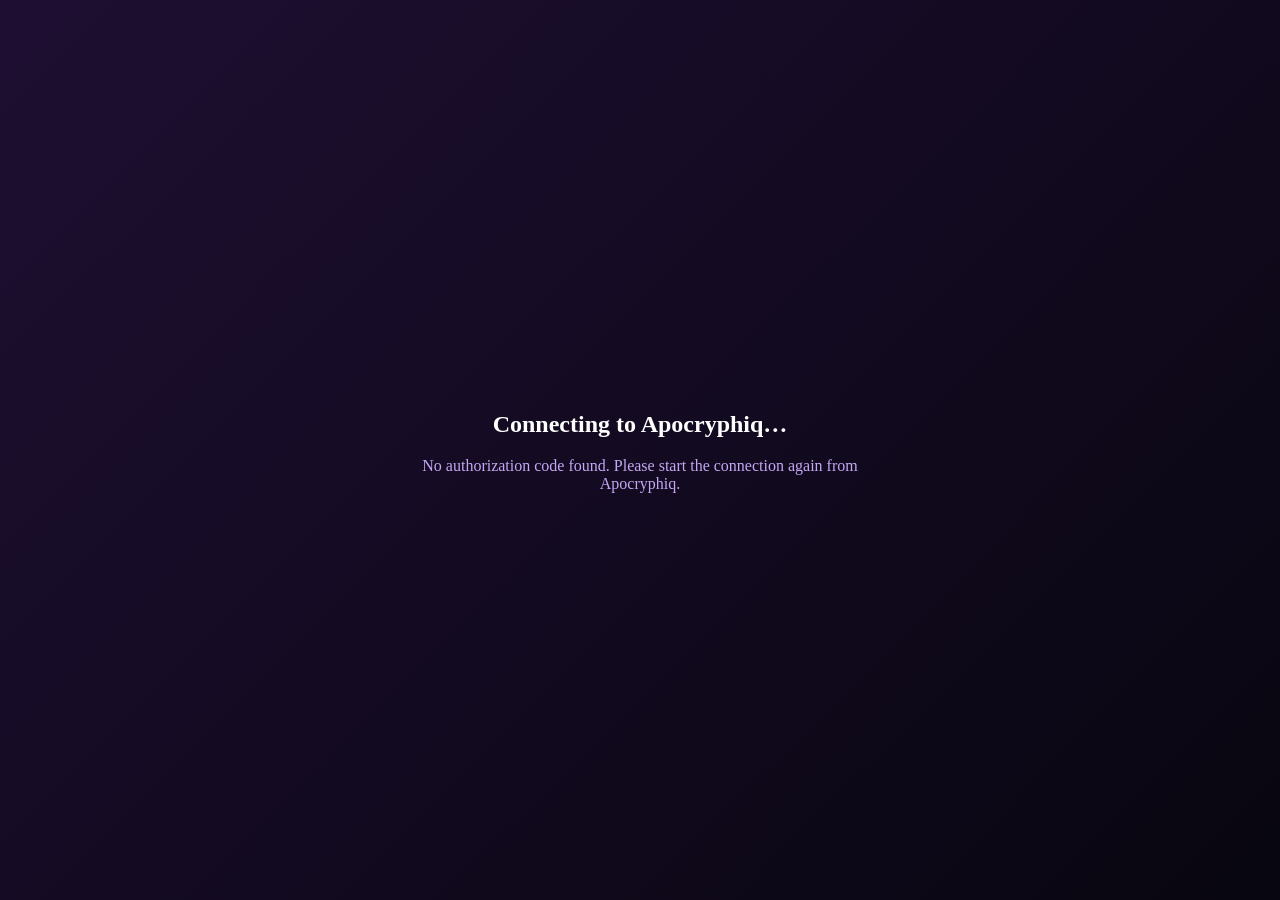
<file: tiktok-callback.html>
<!DOCTYPE html>
<html lang="en">
<head>
<meta charset="UTF-8">
<meta name="viewport" content="width=device-width, initial-scale=1.0">
<title>Apocryphiq — Connecting to TikTok…</title>
<style>
  body { font-family: Georgia, serif; background: linear-gradient(135deg,#1e0f32,#080610);
         color: #c4a7f5; display: flex; align-items: center; justify-content: center;
         height: 100vh; margin: 0; text-align: center; }
  .box { max-width: 460px; padding: 0 24px; }
  h2 { color: #fff; }
</style>
</head>
<body>
<div class="box">
  <h2>Connecting to Apocryphiq…</h2>
  <p id="msg">Returning you to the app. You can close this tab once it says connected.</p>
</div>
<script>
  (function () {
    var qs = window.location.search || '';
    var target = 'http://127.0.0.1:8210/callback/' + qs;
    if (qs.indexOf('code=') !== -1 || qs.indexOf('error=') !== -1) {
      window.location.replace(target);
    } else {
      document.getElementById('msg').textContent =
        'No authorization code found. Please start the connection again from Apocryphiq.';
    }
  })();
</script>
</body>
</html>
</file>
<file: styles.css>
/* ============================================================
   Apocryphiq — shared site styles
   Theme: illuminated manuscript / ancient archive
   ============================================================ */

:root {
  --ink:        #14110b;   /* deep warm black, page background */
  --ink-2:      #1d1810;   /* raised panels */
  --ink-3:      #272014;   /* hover / borders on dark */
  --parchment:  #f3e9d2;   /* light section background */
  --parchment-2:#e9dcbd;
  --gold:       #c8a24a;
  --gold-bright:#e3c277;
  --oxblood:    #8a3437;
  --verdigris:  #4a7a6e;
  --cream:      #ece2cf;   /* body text on dark */
  --cream-dim:  #b3a47f;   /* muted text on dark */
  --ink-text:   #2c2113;   /* text on parchment */
  --ink-text-dim:#5f5236;
  --maxw: 1080px;
}

* { margin: 0; padding: 0; box-sizing: border-box; }

html { scroll-behavior: smooth; }

body {
  font-family: 'EB Garamond', Georgia, 'Times New Roman', serif;
  background: var(--ink);
  color: var(--cream);
  font-size: 19px;
  line-height: 1.75;
  -webkit-font-smoothing: antialiased;
}

h1, h2, h3, .display {
  font-family: 'Cinzel', Georgia, serif;
  font-weight: 600;
  letter-spacing: 0.04em;
  line-height: 1.2;
}

a { color: var(--gold-bright); text-decoration: none; }
a:hover { color: #f0d99b; text-decoration: underline; }

.wrap { max-width: var(--maxw); margin: 0 auto; padding: 0 28px; }

/* ── Decorative divider ─────────────────────────────────── */
.rule {
  display: flex; align-items: center; justify-content: center;
  gap: 14px; margin: 8px 0 0; color: var(--gold);
}
.rule::before, .rule::after {
  content: ""; height: 1px; width: 70px;
  background: linear-gradient(90deg, transparent, var(--gold));
}
.rule::after { background: linear-gradient(90deg, var(--gold), transparent); }
.rule .glyph { font-size: 14px; opacity: 0.9; }

/* ── Top navigation ─────────────────────────────────────── */
.topbar {
  position: sticky; top: 0; z-index: 50;
  background: rgba(20,17,11,0.92);
  backdrop-filter: blur(6px);
  border-bottom: 1px solid var(--ink-3);
}
.topbar .wrap {
  display: flex; align-items: center; justify-content: space-between;
  height: 72px;
}
.brand {
  display: flex; align-items: center; gap: 12px;
  font-family: 'Cinzel', serif; font-weight: 700;
  font-size: 22px; letter-spacing: 0.12em; color: var(--gold-bright);
}
.brand:hover { text-decoration: none; color: var(--gold-bright); }
.brand .mark {
  width: 34px; height: 34px; flex-shrink: 0;
}
.nav { display: flex; gap: 28px; align-items: center; }
.nav a {
  color: var(--cream); font-family: 'Cinzel', serif;
  font-size: 14px; letter-spacing: 0.1em; text-transform: uppercase;
}
.nav a:hover { color: var(--gold-bright); text-decoration: none; }
.nav a.cta {
  border: 1px solid var(--gold); border-radius: 4px;
  padding: 8px 16px; color: var(--gold-bright);
}
.nav a.cta:hover { background: var(--gold); color: var(--ink); }

/* ── Hero ───────────────────────────────────────────────── */
.hero {
  position: relative; text-align: center;
  padding: 96px 0 84px;
  background:
    radial-gradient(ellipse at 50% 0%, rgba(200,162,74,0.14), transparent 60%),
    var(--ink);
  border-bottom: 1px solid var(--ink-3);
}
.hero .emblem { width: 96px; height: 96px; margin: 0 auto 22px; }
.hero h1 { font-size: 58px; color: #f6edd6; }
.hero .sub {
  font-style: italic; color: var(--gold-bright);
  font-size: 24px; margin-top: 14px;
}
.hero p.lede {
  max-width: 660px; margin: 26px auto 0; color: var(--cream-dim);
  font-size: 20px;
}
.hero .actions { margin-top: 36px; display: flex; gap: 16px; justify-content: center; flex-wrap: wrap; }
.btn {
  display: inline-block; font-family: 'Cinzel', serif;
  font-size: 14px; letter-spacing: 0.08em; text-transform: uppercase;
  padding: 13px 26px; border-radius: 5px; transition: all 0.18s;
}
.btn-gold { background: var(--gold); color: var(--ink); }
.btn-gold:hover { background: var(--gold-bright); color: var(--ink); text-decoration: none; }
.btn-ghost { border: 1px solid var(--ink-3); color: var(--cream); }
.btn-ghost:hover { border-color: var(--gold); color: var(--gold-bright); text-decoration: none; }

/* ── Sections ───────────────────────────────────────────── */
section { padding: 78px 0; }
.section-head { text-align: center; margin-bottom: 52px; }
.section-head .kicker {
  font-family: 'Cinzel', serif; font-size: 13px; letter-spacing: 0.22em;
  text-transform: uppercase; color: var(--gold); display: block; margin-bottom: 10px;
}
.section-head h2 { font-size: 38px; color: #f3e9d2; }
.section-head p { color: var(--cream-dim); max-width: 620px; margin: 16px auto 0; }

.alt { background: var(--ink-2); border-top: 1px solid var(--ink-3); border-bottom: 1px solid var(--ink-3); }

/* parchment feature band */
.parchment-band {
  background:
    radial-gradient(ellipse at 30% 20%, rgba(255,255,255,0.5), transparent 55%),
    var(--parchment);
  color: var(--ink-text);
}
.parchment-band h2 { color: var(--ink-text); }
.parchment-band .section-head .kicker { color: var(--oxblood); }
.parchment-band p { color: var(--ink-text-dim); }
.parchment-band .lead-para {
  max-width: 760px; margin: 0 auto; font-size: 21px; text-align: center;
  color: var(--ink-text);
}
.parchment-band .lead-para .dropcap {
  float: left; font-family: 'Cinzel', serif; font-size: 76px; line-height: 0.8;
  color: var(--oxblood); margin: 6px 14px 0 0; font-weight: 700;
}

/* ── Steps ──────────────────────────────────────────────── */
.steps { display: grid; grid-template-columns: repeat(4, 1fr); gap: 22px; }
.step {
  background: var(--ink-2); border: 1px solid var(--ink-3);
  border-radius: 10px; padding: 30px 24px; text-align: center;
  position: relative;
}
.step .num {
  font-family: 'Cinzel', serif; font-size: 13px; letter-spacing: 0.15em;
  color: var(--gold); margin-bottom: 14px;
}
.step .icon { font-size: 30px; margin-bottom: 12px; }
.step h3 { font-size: 19px; color: #f3e9d2; margin-bottom: 8px; }
.step p { color: var(--cream-dim); font-size: 17px; }

/* ── Texts / themes grid ────────────────────────────────── */
.cards { display: grid; grid-template-columns: repeat(3, 1fr); gap: 22px; }
.card {
  background: var(--ink-2); border: 1px solid var(--ink-3);
  border-radius: 10px; padding: 28px; transition: border-color 0.2s, transform 0.2s;
}
.card:hover { border-color: var(--gold); transform: translateY(-3px); }
.card .tag {
  font-family: 'Cinzel', serif; font-size: 12px; letter-spacing: 0.15em;
  text-transform: uppercase; color: var(--gold); margin-bottom: 10px;
}
.card h3 { font-size: 21px; color: #f3e9d2; margin-bottom: 10px; }
.card p { color: var(--cream-dim); font-size: 17px; }

/* ── FAQ ────────────────────────────────────────────────── */
.faq-list { max-width: 800px; margin: 0 auto; }
.faq-item { border-bottom: 1px solid var(--ink-3); padding: 26px 0; }
.faq-item h3 { font-size: 21px; color: #f3e9d2; margin-bottom: 10px; }
.faq-item p { color: var(--cream-dim); }

/* ── Legal pages (terms / privacy) ──────────────────────── */
.legal { padding: 64px 0 90px; max-width: 800px; }
.legal h1 { font-size: 42px; color: #f6edd6; }
.legal .updated { color: var(--cream-dim); font-style: italic; margin: 8px 0 36px; }
.legal h2 { font-size: 24px; color: var(--gold-bright); margin: 38px 0 12px; }
.legal p, .legal li { color: var(--cream); }
.legal ul { margin: 0 0 0 24px; }
.legal li { margin-bottom: 8px; }

/* ── Footer ─────────────────────────────────────────────── */
.site-footer {
  background: var(--ink-2); border-top: 1px solid var(--gold);
  padding: 54px 0 38px;
}
.footer-grid {
  display: flex; justify-content: space-between; gap: 40px; flex-wrap: wrap;
  margin-bottom: 34px;
}
.footer-brand { max-width: 320px; }
.footer-brand .brand { margin-bottom: 12px; }
.footer-brand p { color: var(--cream-dim); font-size: 16px; }
.footer-col h4 {
  font-family: 'Cinzel', serif; font-size: 13px; letter-spacing: 0.15em;
  text-transform: uppercase; color: var(--gold); margin-bottom: 14px;
}
.footer-col a { display: block; color: var(--cream); font-size: 16px; margin-bottom: 8px; }
.footer-col a:hover { color: var(--gold-bright); text-decoration: none; }
.footer-legal {
  border-top: 1px solid var(--ink-3); padding-top: 22px;
  display: flex; justify-content: space-between; flex-wrap: wrap; gap: 12px;
  color: var(--cream-dim); font-size: 15px;
}
.footer-legal .links a { color: var(--cream-dim); margin-left: 18px; }
.footer-legal .links a:first-child { margin-left: 0; }

/* ── Responsive ─────────────────────────────────────────── */
@media (max-width: 860px) {
  .hero h1 { font-size: 42px; }
  .steps { grid-template-columns: repeat(2, 1fr); }
  .cards { grid-template-columns: 1fr; }
  .nav { gap: 16px; }
  .nav a:not(.cta) { display: none; }
}
</file>
